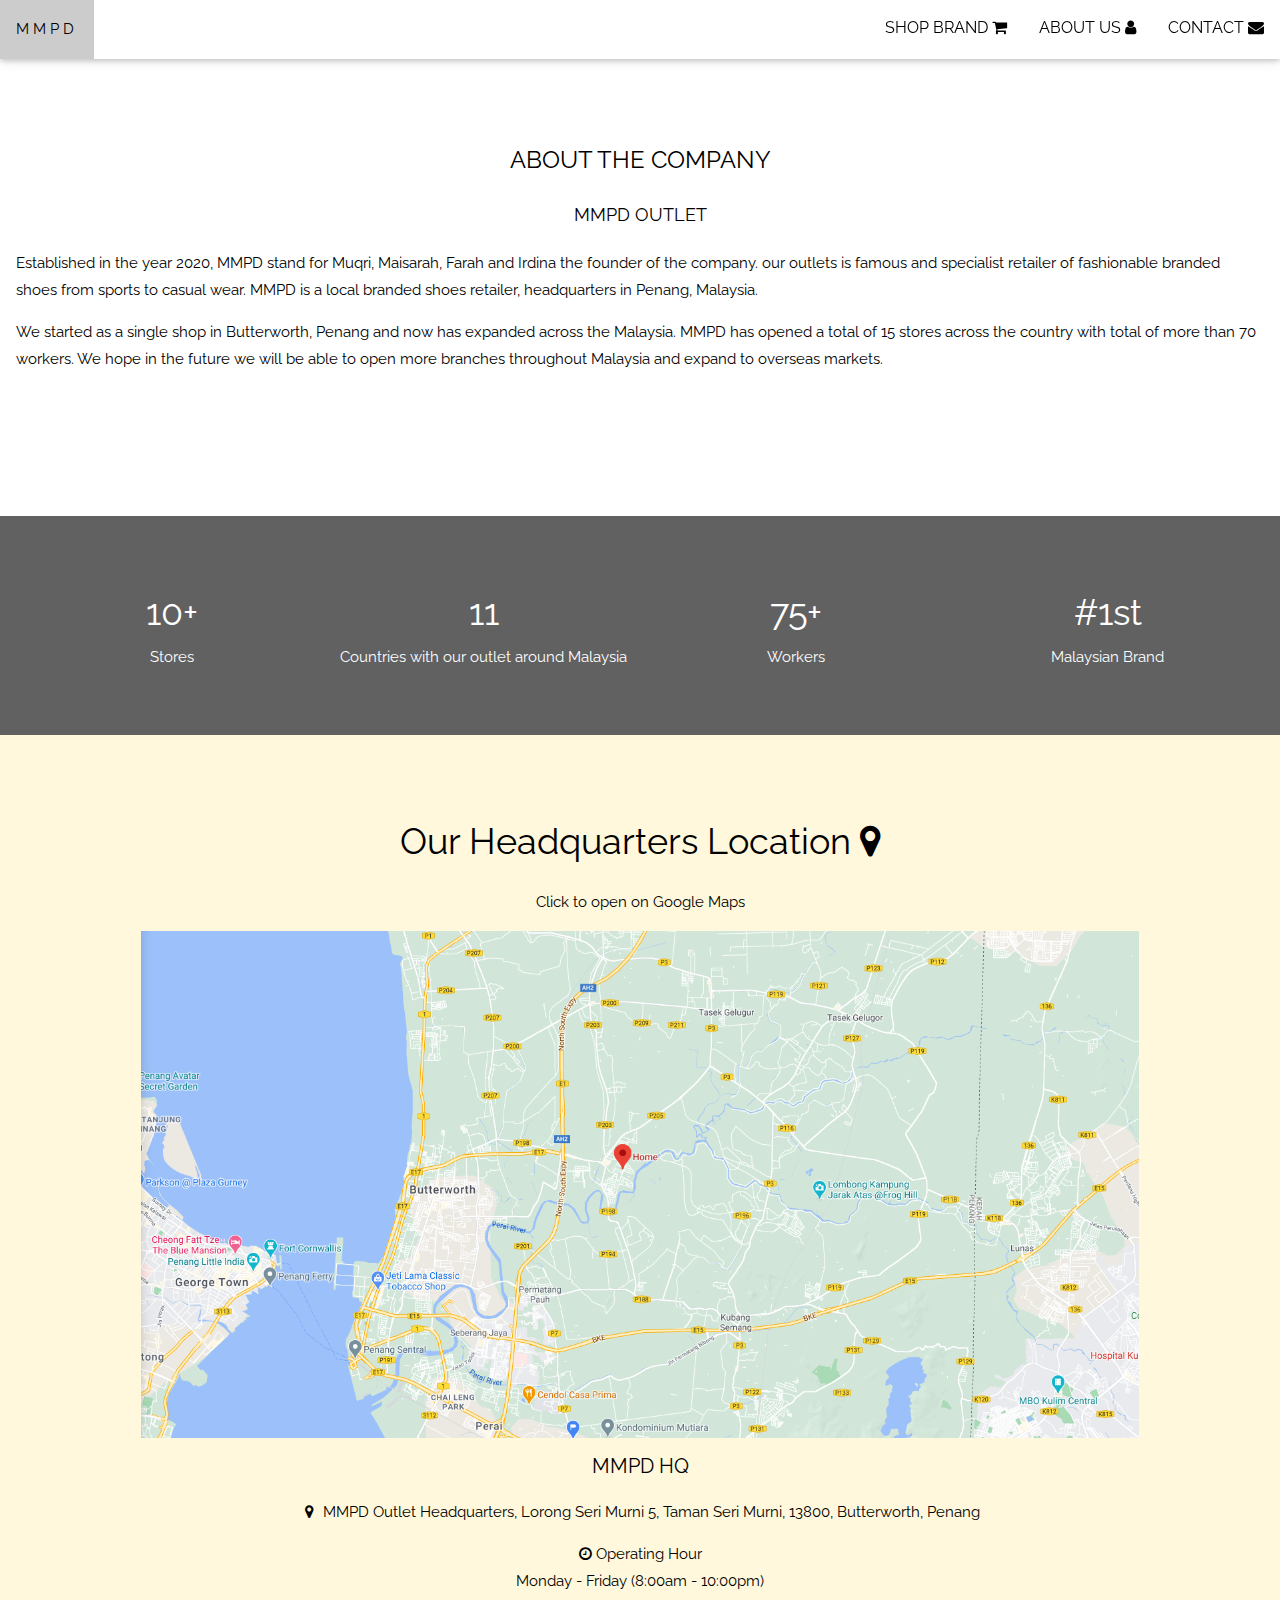
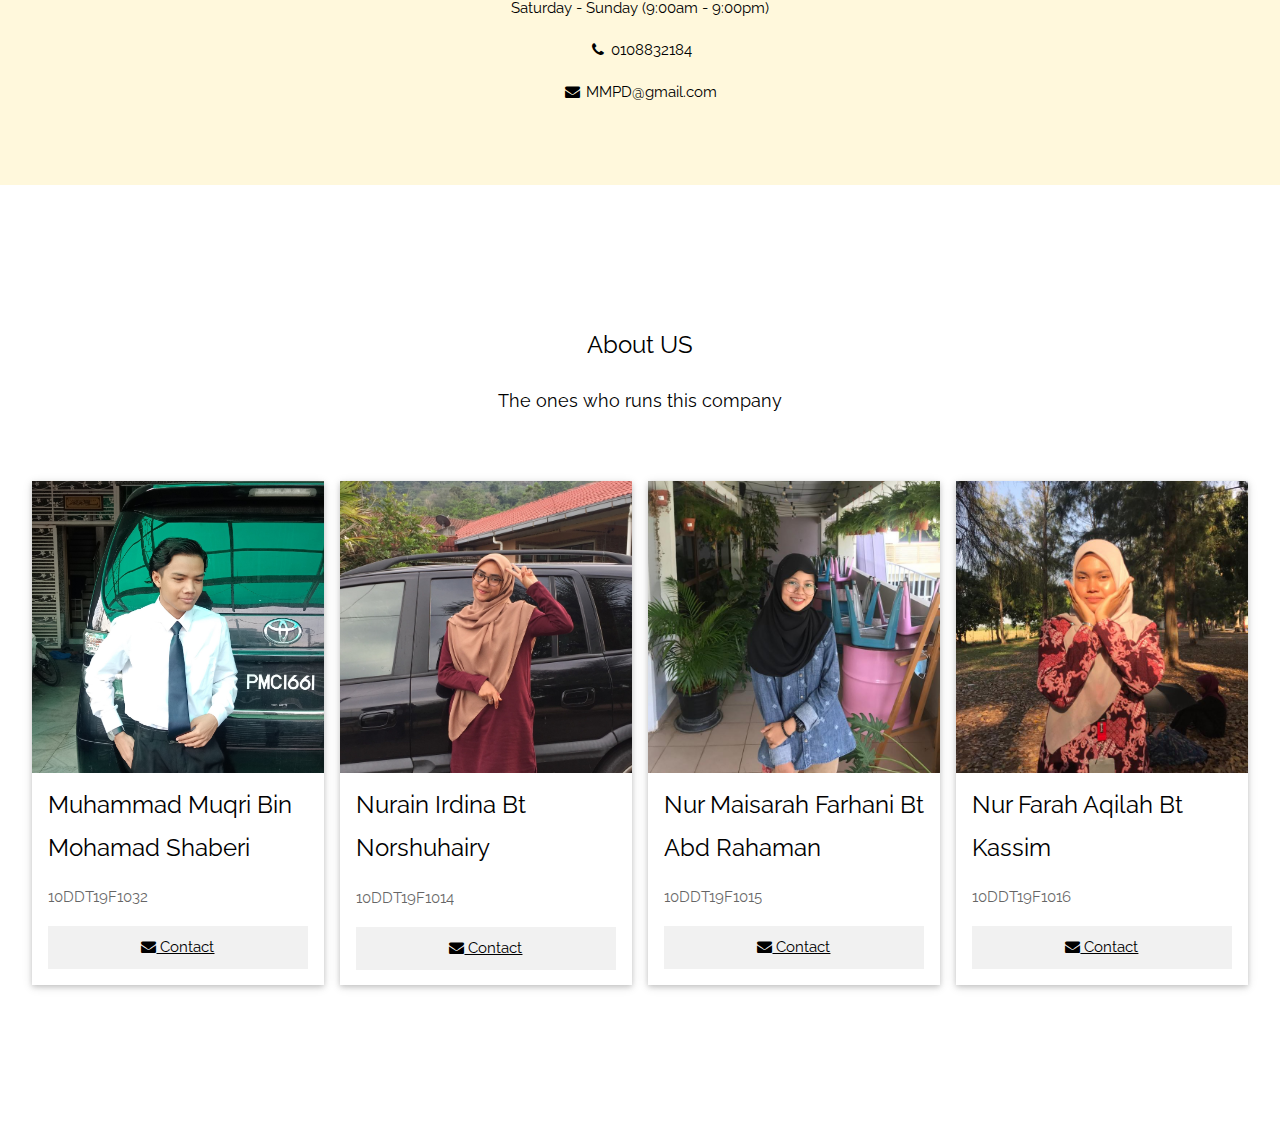
<file: aboutus.html>
<!DOCTYPE html>
<html>
<title>About Us</title>
<meta charset="UTF-8">
<meta name="viewport" content="width=device-width, initial-scale=1">
<link rel="stylesheet" href="https://www.w3schools.com/w3css/4/w3.css">
<link rel="stylesheet" href="https://fonts.googleapis.com/css?family=Raleway">
<link rel="stylesheet" href="https://cdnjs.cloudflare.com/ajax/libs/font-awesome/4.7.0/css/font-awesome.min.css">

<head>
<style type="text/css">
body,h1,h2,h3,h4,h5,h6 {font-family: "Raleway", sans-serif}

body, html {
  height: 100%;
  line-height: 1.8;
}

.w3-bar .w3-button {
  padding: 16px;
}



<!-- css for dropdown button -->
.navbar {
  overflow: hidden;
  background-color: #FFEBCD;
}

.navbar a {
  float: right;
  font-size: 16px;
  color: black;
  text-align: center;
  padding: 14px 16px;
  text-decoration: none;
}

.dropdown {
  float: right;
  overflow: hidden;
}

.dropdown .dropbtn {
  font-size: 16px;  
  border: none;
  outline: none;
  color: black;
  padding: 14px 16px;
  background-color: inherit;
  font-family: inherit;
  margin: 0;
}

.navbar a:hover, .dropdown:hover .dropbtn {
  background-color: #CD5C5C;
}

.dropdown-content {
  display: none;
  position: absolute;
  background-color: #f9f9f9;
  min-width: 160px;
  box-shadow: 0px 8px 16px 0px rgba(0,0,0,0.2);
  z-index: 1;
}

.dropdown-content a {
  float: none;
  color: black;
  padding: 12px 16px;
  text-decoration: none;
  display: block;
  text-align: left;
}

.dropdown-content a:hover {
  background-color: #ddd;
}

.dropdown:hover .dropdown-content {
  display: block;
}



</style>


</head>	
	
	
	
<body>

<!-- Navbar (sit on top) -->
<div class="w3-top">
  <div class="w3-bar w3-white w3-card" id="myNavbar">
    <a href="index.html" class="w3-bar-item w3-button w3-wide">MMPD</a>
	
    <!-- Right-sided navbar links -->
<div class="navbar">
  <a href="ContactUs.html">CONTACT <i class="fa fa-envelope"></i></a>
  <a href="aboutus.html">ABOUT US <i class="fa fa-user"></i></a>
  <div class="dropdown">
    <button class="dropbtn">SHOP BRAND 
      <i class="fa fa-shopping-cart"></i>
    </button>
    <div class="dropdown-content">
      <a href="adidas.html">Adidas <i class="fa fa-cart-plus"></i></a>
      <a href="Converse.html">Converse <i class="fa fa-cart-plus"></i></a>
      <a href="nike.html">Nike <i class="fa fa-cart-plus"></i></a>
	  <a href="VANS.html">Vans <i class="fa fa-cart-plus"></i></a>
    </div>
  </div> 
</div>
  </div>
</div>

<!-- About Section -->
<div class="w3-container" style="padding:128px 16px" id="about">
  <h3 class="w3-center">ABOUT THE COMPANY</h3>
  <p class="w3-center w3-large">MMPD OUTLET</p>
    
	<p>Established in the year 2020, MMPD stand for Muqri, Maisarah, Farah and Irdina the founder of the company.
	 our outlets is famous and specialist retailer of fashionable branded shoes from sports to casual wear. 
	 MMPD is a local branded shoes retailer, headquarters in Penang, Malaysia.</p>
	<p>We started as a single shop in Butterworth, Penang and now has expanded across the Malaysia. 
	MMPD has opened a total of 15 stores across the country with total of more than 70 workers. We hope in the future 
	we will be able to open more branches throughout Malaysia and expand to overseas markets.</p>
</div>

<!-- Promo Section "Statistics" -->
<div class="w3-container w3-row w3-center w3-dark-grey w3-padding-64">
  <div class="w3-quarter">
    <span class="w3-xxlarge">10+</span>
    <br>Stores
  </div>
  <div class="w3-quarter">
    <span class="w3-xxlarge">11</span>
    <br>Countries with our outlet around Malaysia
  </div>
  <div class="w3-quarter">
    <span class="w3-xxlarge">75+</span>
    <br>Workers
  </div>
  <div class="w3-quarter">
    <span class="w3-xxlarge">#1st</span>
    <br>Malaysian Brand
  </div>
</div>

<!--Map-->
<div class="w3-container w3-row w3-center w3-padding-64" style="background-color:#FFF8DC;">
<h1>Our Headquarters Location <i class="fa fa-map-marker"></i></h1>
<p>Click to open on Google Maps</p>
<a href="https://goo.gl/maps/kerFJCYNs69fJL4J9"><img src="images/location.png" alt="location" width="80%" height="auto"></a>

        <h4>MMPD HQ</h4>
        <p><i class="fa fa-fw fa-map-marker"></i> MMPD Outlet Headquarters, Lorong Seri Murni 5, Taman Seri Murni, 13800, Butterworth, Penang</p>
		<p><i class="fa fa-clock-o"></i> Operating Hour<br>
		Monday - Friday (8:00am - 10:00pm)<br>
		Saturday - Sunday (9:00am - 9:00pm)</p>
        <p><i class="fa fa-fw fa-phone"></i> 0108832184</p>
        <p><i class="fa fa-fw fa-envelope"></i> MMPD@gmail.com</p>
</div>


<!-- Team Section -->
<div class="w3-container" style="padding:128px 16px" id="team">
  <h3 class="w3-center">About US</h3>
  <p class="w3-center w3-large">The ones who runs this company</p>
  <div class="w3-row-padding " style="margin-top:64px">
    <div class="w3-col l3 m6 w3-margin-bottom">
      <div class="w3-card">
        <img src="images/muqri.jpg" alt="Muqri" style="width:100%">
        <div class="w3-container">
          <h3>Muhammad Muqri Bin Mohamad Shaberi</h3>
          <p class="w3-opacity">10DDT19F1032</p>
          <a href = "mailto: muqri1032@gmail.com"><p><button class="w3-button w3-light-grey w3-block"><i class="fa fa-envelope"></i> Contact</button></p></a>
        </div>
      </div>
    </div>
    <div class="w3-col l3 m6 w3-margin-bottom">
      <div class="w3-card">
        <img src="images/irdina.jpg" alt="Irdina" style="width:100%">
        <div class="w3-container">
          <h3>Nurain Irdina Bt Norshuhairy</h3>
          <p class="w3-opacity">10DDT19F1014</p>
           <a href = "mailto: nurainirdina1014@gmail.com"><p><button class="w3-button w3-light-grey w3-block"><i class="fa fa-envelope"></i> Contact</button></p></a>
        </div>
      </div>
    </div>
    <div class="w3-col l3 m6 w3-margin-bottom">
      <div class="w3-card">
        <img src="images/maisarah.jpeg" alt="Maisarah" style="width:100%">
        <div class="w3-container">
          <h3>Nur Maisarah Farhani Bt Abd Rahaman</h3>
          <p class="w3-opacity">10DDT19F1015</p>
           <a href = "mailto: nurmaisarahfarhani1015@gmail.com"><p><button class="w3-button w3-light-grey w3-block"><i class="fa fa-envelope"></i> Contact</button></p></a>
        </div>
      </div>
    </div>
    <div class="w3-col l3 m6 w3-margin-bottom">
      <div class="w3-card">
        <img src="images/farah.jpeg" alt="Farah" style="width:100%">
        <div class="w3-container">
          <h3>Nur Farah Aqilah Bt Kassim</h3>
          <p class="w3-opacity">10DDT19F1016</p>
           <a href = "mailto: nurfarahaqilah1016@gmail.com"><p><button class="w3-button w3-light-grey w3-block"><i class="fa fa-envelope"></i> Contact</button></p></a>
        </div>
      </div>
    </div>
  </div>
</div>


</body>
</html>
</file>
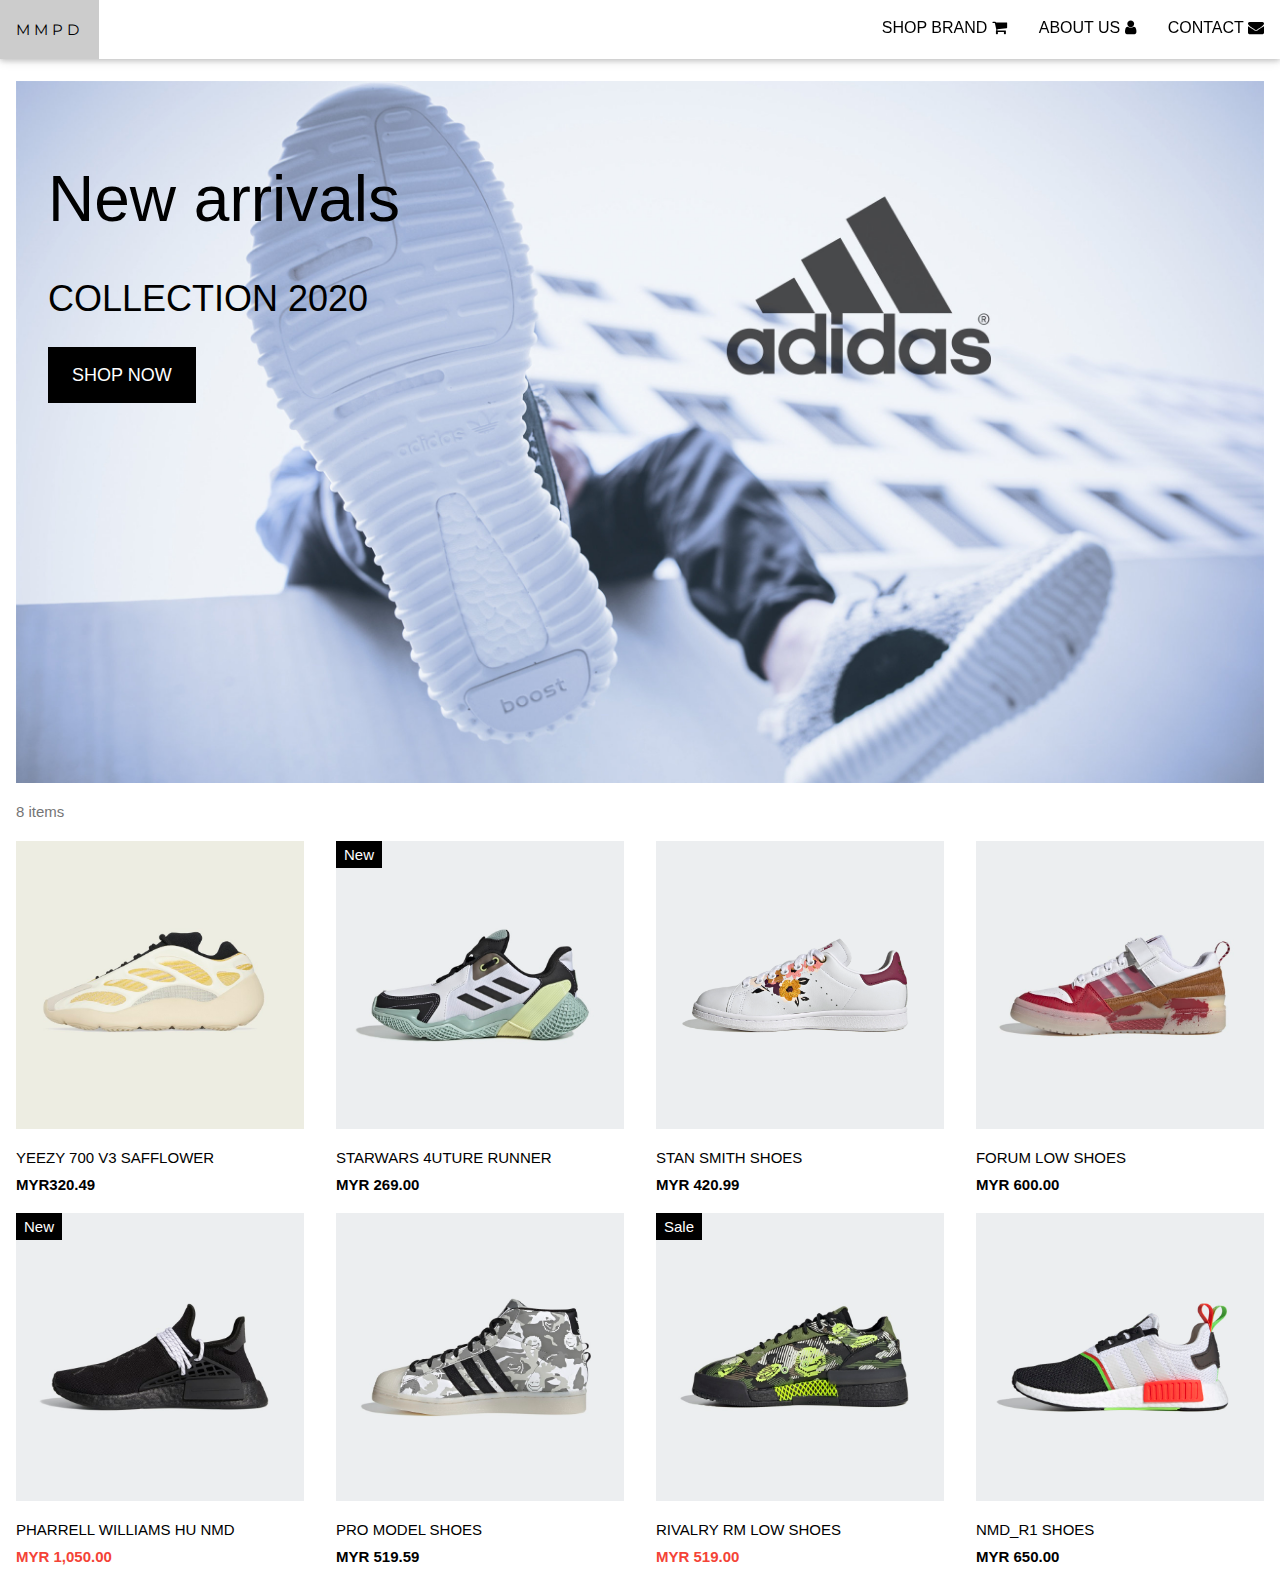
<file: adidas.html>
<!DOCTYPE html>
<html>
<title>Adidas</title>
<meta charset="UTF-8">
<meta name="viewport" content="width=device-width, initial-scale=1">
<link rel="stylesheet" href="https://www.w3schools.com/w3css/4/w3.css">
<link rel="stylesheet" href="https://fonts.googleapis.com/css?family=Roboto">
<link rel="stylesheet" href="https://fonts.googleapis.com/css?family=Montserrat">
<link rel="stylesheet" href="https://cdnjs.cloudflare.com/ajax/libs/font-awesome/4.7.0/css/font-awesome.min.css">
<style>
.w3-sidebar a {font-family: "Roboto", sans-serif}
body,h1,h2,h3,h4,h5,h6,.w3-wide {font-family: "Montserrat", sans-serif;}
body,h1,h2,h3,h4,h5,h6 {font-family: "Raleway", sans-serif}

body, html {
  height: 100%;
  line-height: 1.8;
}

/* Full height image header */
.bgimg-1 {
  background-position: center;
  background-size: cover;
  background-image: url("images/bg.jpg");
  min-height: 100%;
}

.w3-bar .w3-button {
  padding: 16px;
}

<!-- css for dropdown button -->
.navbar {
  overflow: hidden;
  background-color: #FFEBCD;
}

.navbar a {
  float: right;
  font-size: 16px;
  color: black;
  text-align: center;
  padding: 14px 16px;
  text-decoration: none;
}

.dropdown {
  float: right;
  overflow: hidden;
}

.dropdown .dropbtn {
  font-size: 16px;  
  border: none;
  outline: none;
  color: black;
  padding: 14px 16px;
  background-color: inherit;
  font-family: inherit;
  margin: 0;
}

.navbar a:hover, .dropdown:hover .dropbtn {
  background-color: #CD5C5C;
}

.dropdown-content {
  display: none;
  position: absolute;
  background-color: #f9f9f9;
  min-width: 160px;
  box-shadow: 0px 8px 16px 0px rgba(0,0,0,0.2);
  z-index: 1;
}

.dropdown-content a {
  float: none;
  color: black;
  padding: 12px 16px;
  text-decoration: none;
  display: block;
  text-align: left;
}

.dropdown-content a:hover {
  background-color: #ddd;
}

.dropdown:hover .dropdown-content {
  display: block;
}
</style>

<body>

<!-- Navbar (sit on top) -->
<div class="w3-top">
  <div class="w3-bar w3-white w3-card" id="myNavbar">
    <a href="index.html" class="w3-bar-item w3-button w3-wide">MMPD</a>
	
    <!-- Right-sided navbar links -->
<div class="navbar">
  <a href="ContactUs.html">CONTACT <i class="fa fa-envelope"></i></a>
  <a href="aboutus.html">ABOUT US <i class="fa fa-user"></i></a>
  <div class="dropdown">
    <button class="dropbtn">SHOP BRAND 
      <i class="fa fa-shopping-cart"></i>
    </button>
    <div class="dropdown-content">
      <a href="adidas.html">Adidas <i class="fa fa-cart-plus"></i></a>
      <a href="Converse.html">Converse <i class="fa fa-cart-plus"></i></a>
      <a href="nike.html">Nike <i class="fa fa-cart-plus"></i></a>
	  <a href="VANS.html">Vans <i class="fa fa-cart-plus"></i></a>
    </div>
  </div> 
</div>
  </div>
</div>

  <!-- Image header -->
  <div class="w3-display-container w3-container">
  <br><br><br>
    <img src="images/adidasbg2.jpg" alt="bgconverse" style="width:100%">
    <div class="w3-display-topleft w3-text-white" style="padding:24px 48px"><br><br><br><br>
      <h1 class="w3-jumbo w3-hide-small" style="color:black;">New arrivals</h1>
      <h1 class="w3-hide-large w3-hide-medium">New arrivals</h1>
      <h1 class="w3-hide-small" style="color:black;">COLLECTION 2020</h1>
      <p><a href="#shoe" class="w3-button w3-black w3-padding-large w3-large">SHOP NOW</a></p>
    </div>
  </div>

  <div class="w3-container w3-text-grey" id="shoe">
    <p>8 items</p>
  </div>

  <!-- Product grid -->
    <div class="w3-col l3 s6">
	
      <div class="w3-container">
        <div class="w3-display-container">
        <img src="images/adidas1.jpg" style="width:100%">
          <div class="w3-display-middle w3-display-hover">
            <a href="buynow.html"><button class="w3-button w3-black">Buy now <i class="fa fa-shopping-cart"></i></button></a>
          </div>
          </div>
        <p>YEEZY 700 V3 SAFFLOWER<br><b>MYR320.49</b></p>
      </div>
	  
      <div class="w3-container">
        <div class="w3-display-container">
        <img src="images/adidas2.jpg" style="width:100%">
		<span class="w3-tag w3-display-topleft">New</span>
          <div class="w3-display-middle w3-display-hover">
            <a href="buynow.html"><button class="w3-button w3-black">Buy now <i class="fa fa-shopping-cart"></i></button></a>
          </div>
          </div>
        <p>PHARRELL WILLIAMS HU NMD<br><b class="w3-text-red">MYR 1,050.00</b></p>
      </div>
    </div>

    <div class="w3-col l3 s6">
	
      <div class="w3-container">
        <div class="w3-display-container">
          <img src="images/adidas3.jpg" style="width:100%">
          <span class="w3-tag w3-display-topleft">New</span>
          <div class="w3-display-middle w3-display-hover">
            <a href="buynow.html"><button class="w3-button w3-black">Buy now <i class="fa fa-shopping-cart"></i></button></a>
          </div>
        </div>
        <p>STARWARS 4UTURE RUNNER<br><b>MYR 269.00</b></p>
      </div>
	  
      <div class="w3-container">
        <div class="w3-display-container">
        <img src="images/adidas4.jpg" style="width:100%">
          <div class="w3-display-middle w3-display-hover">
            <a href="buynow.html"> <button class="w3-button w3-black">Buy now <i class="fa fa-shopping-cart"></i></button></a>
          </div>
          </div>
        <p>PRO MODEL SHOES<br><b>MYR 519.59</b></p>
      </div>
	  
    </div>

    <div class="w3-col l3 s6">
      <div class="w3-container">
        <div class="w3-display-container">
        <img src="images/adidas5.jpg" style="width:100%">
          <div class="w3-display-middle w3-display-hover">
            <a href="buynow.html"><button class="w3-button w3-black">Buy now <i class="fa fa-shopping-cart"></i></button></a>
          </div>
          </div>
        <p>STAN SMITH SHOES<br><b>MYR 420.99</b></p>		
      </div>
	  
      <div class="w3-container">
        <div class="w3-display-container">
          <img src="images/adidas7.jpg" style="width:100%">
          <span class="w3-tag w3-display-topleft">Sale</span>
          <div class="w3-display-middle w3-display-hover">
            <a href="buynow.html"><button class="w3-button w3-black">Buy now <i class="fa fa-shopping-cart"></i></button></a>
          </div>
        </div>
        <p>RIVALRY RM LOW SHOES<br><b class="w3-text-red">MYR 519.00</b></p>
      </div>
    </div>

    <div class="w3-col l3 s6">
	
      <div class="w3-container">
        <div class="w3-display-container">
        <img src="images/adidas6.jpg" style="width:100%">
          <div class="w3-display-middle w3-display-hover">
            <a href="buynow.html"><button class="w3-button w3-black">Buy now <i class="fa fa-shopping-cart"></i></button></a>
          </div>
          </div>
        <p>FORUM LOW SHOES<br><b>MYR 600.00</b></p>
      </div>
	  
      <div class="w3-container">
        <div class="w3-display-container">
        <img src="images/adidas8.jpg" style="width:100%">
          <div class="w3-display-middle w3-display-hover">
            <a href="buynow.html"><button class="w3-button w3-black">Buy now <i class="fa fa-shopping-cart"></i></button></a>
          </div>
          </div>
        <p>NMD_R1 SHOES<br><b>MYR 650.00</b></p>
      </div>
    </div>



<script>




</script>

</body>
</html>
</file>
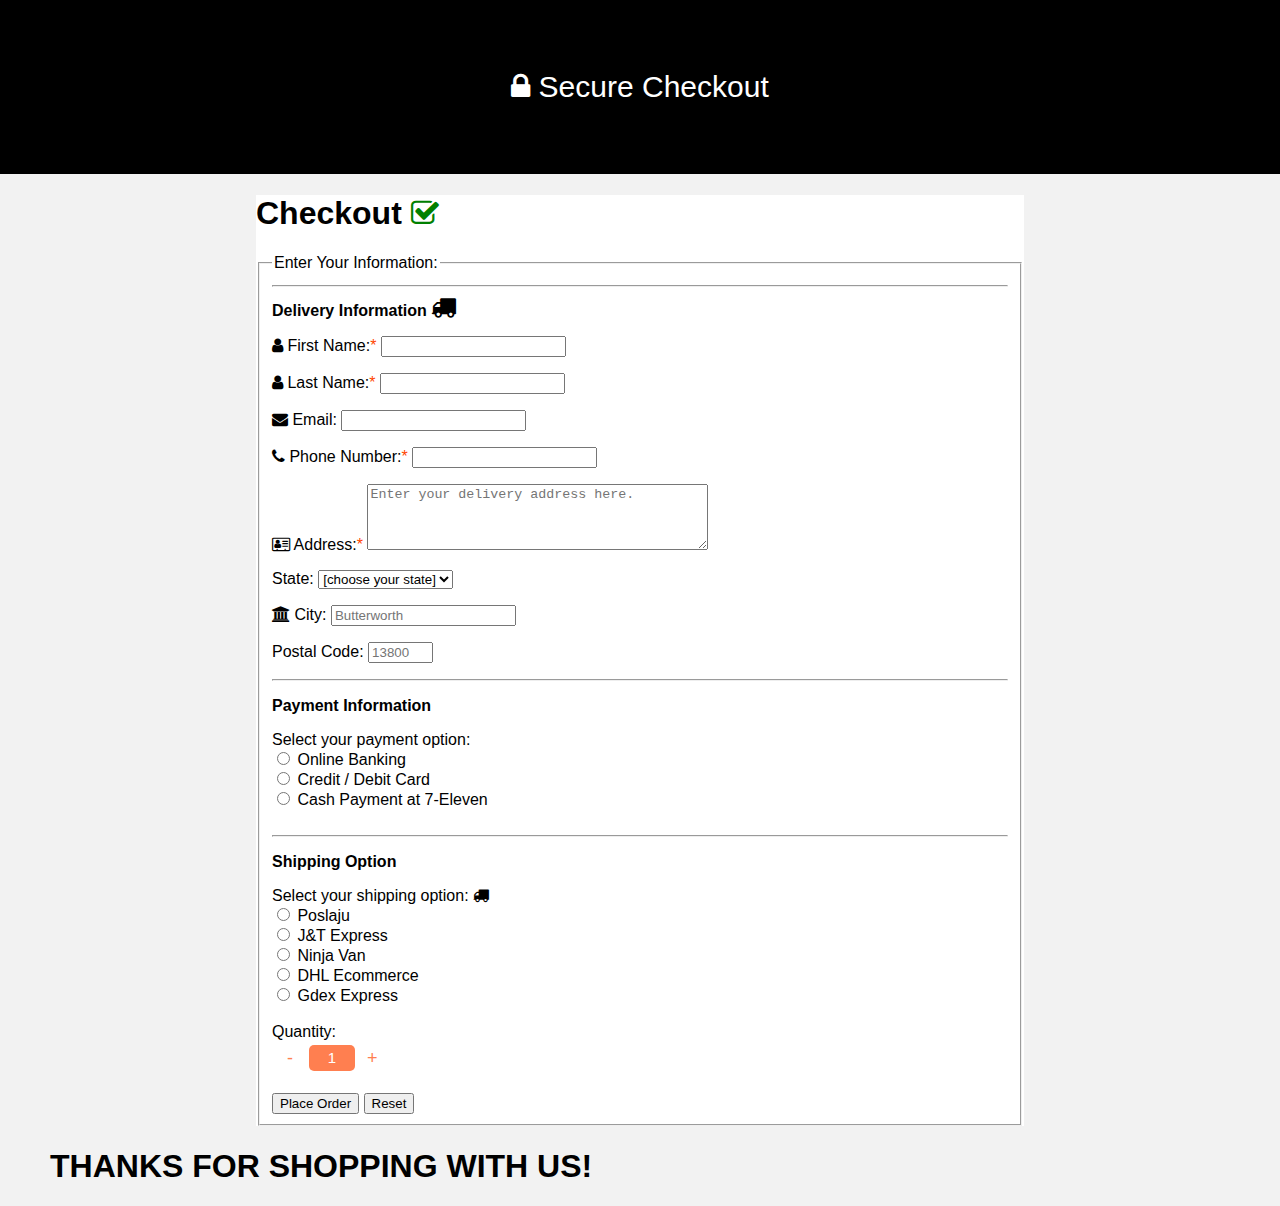
<file: buynow.html>
<!DOCTYPE html>
<html>
<head>
<title>Check Out</title>
<meta charset="UTF-8">
<meta name="viewport" content="width=device-width, initial-scale=1">
<link rel="stylesheet" href="https://cdnjs.cloudflare.com/ajax/libs/font-awesome/4.7.0/css/font-awesome.min.css">
<style>
body {
  font-family: Arial;
  margin: 0;
  background-color: #f2f2f2;
}

.header {
  padding: 40px;
  text-align: center;
  background: #000000;
  color: white;
  font-size: 30px;
}

.content {
  max-width: 60%;
  margin: auto;
  padding: auto;
  background-color: white ;
}

.textblue {
  color: blue;
  font-weight: bold;
}

.content .required{
    color: ORANGERED;
 }

.margin{
  margin-left: 50px;
}

 /* CSS for Product quantity counter */
 .counter {
   width:120px;
   display: flex;
   align-items: center;
   justify-content: center;
}
   
.up:hover, .down:hover {
   color: #010200;
}

#cntr {
   appearance:none;
   border: 0;
   background: coral;
   text-align: center;
   width:42px;
   line-height:24px;
   font-size:15px;
   border-radius:5px;
   color:white;
}

.up, .down {
   display:block;
   color:coral;
   font-size:18px;
   padding:0 7px;
   margin:5px;
   box-sizing:border-box;
   cursor:pointer;
   border-radius:20px;
   width:24px;
   line-height:24px;
   height:24px;
   user-select:none;
}
 
</style>


<script type = "text/javascript">
function validate()  
{  
var x=document.myform.email.value;  
var atposition=x.indexOf("@");  
var dotposition=x.lastIndexOf(".");  
if (atposition<1 || dotposition<atposition+2 || dotposition+2>=x.length){  
  alert("Please enter a valid e-mail address \n atpostion:"+atposition+"\n dotposition:"+dotposition);  
  return false;  
  }

if( document.myform.Country.value == "0" ) {
 alert( "Please select your state!" );
return false;
}

return( true );
}


function showhide() {
  var checkBox = document.getElementById("debit");
  var text = document.getElementById("paydebit");
  if (checkBox.checked == true){
    text.style.display = "block";
  } 
  else {
     text.style.display = "none";
  }
}

function showhide2() {
  var checkBox = document.getElementById("bank");
  var text = document.getElementById("paybank");
  if (checkBox.checked == true){
    text.style.display = "block";
  } 
  else {
     text.style.display = "none";
  }
}

// JS for product quantity counter
function increaseCount(e, el) {
  var input = el.previousElementSibling;
  var value = parseInt(input.value, 10);
  value = isNaN(value) ? 0 : value;
  value++;
  input.value = value;
}
function decreaseCount(e, el) {
  var input = el.nextElementSibling;
  var value = parseInt(input.value, 10);
  if (value > 1) {
    value = isNaN(value) ? 0 : value;
    value--;
    input.value = value;
  }
}

</script>
 </head>
 <body>
<div class="header">
  <p><i class="fa fa-lock"></i> Secure Checkout</p>
</div>


<div class="content">
<form name="myform"  method="post" action="#" onsubmit="return validate();">
 <h1>Checkout <i class="fa fa-check-square-o" style="font-size:30px; color:green;"></i></h1>
 
 <fieldset>
 
   <legend>Enter Your Information:</legend>
		 <hr>	  
<b>Delivery Information <i class="fa fa-truck" style="font-size:25px;"></i></b>   
	   <p>
	    <label><i class="fa fa-user"></i> First Name:<span class="required">*</span> <input type="text" name="name" size="20" maxlength="20" required></label><br/>
	   </p>   
    
	   <p>
	    <label><i class="fa fa-user"></i> Last Name:<span class="required">*</span> <input type="text" name="name" size="20" maxlength="20" required></label><br/>
       </p>
	
<i class="fa fa-envelope"></i> Email: <input type="text" name="email" maxlength="20"><br/>
	   
	   <p>
	    <label><i class="fa fa-phone"></i> Phone Number:<span class="required">*</span> <input type="text" id="phone" name="phone" required></label><br/>
	   </p>
	   


	
	   <p><i class="fa fa-address-card-o"></i> Address:<span class="required">*</span>
		<textarea rows="4" cols="40" id="comments" placeholder="Enter your delivery address here."></textarea>
		</p>

		
        <p>
State:
				<select name = "Country">
				<option value = "0" selected>[choose your state]</option>
				   <option value="1">Perlis</option>
				   <option value="2">Kedah</option>
				   <option value="3">Pulau Pinang</option>
				   <option value="4">Perak</option>
				   <option value="5">Selangor</option>
				   <option value="6">Kuala Lumpur</option>
				   <option value="7">Terengganu</option>
				   <option value="8">Kelantan</option>
				   <option value="9">Pahang</option>
				   <option value="10">Negeri Sembilan</option>
				   <option value="11">Johor</option>
				   <option value="12">Melaka</option>
				   <option value="13">Sabah</option>
				   <option value="14">Sarawak</option>
				   </select>
		</p>
		

	   <p>
	    <label><i class="fa fa-institution"></i> City: <input type="text" name="city" placeholder="Butterworth" required></label><br/>
		</P>		

	   <p>
	    <label>Postal Code: <input type="text" name="postcode" maxlength="5" size="5" placeholder="13800" required></label><br/>
		</P>
		 
		 <hr>
<p><b>Payment Information</b></p>
Select your payment option:<br>
  <input type="radio" name="payment" id="bank" value="bank" onclick="showhide2()"> Online Banking<br>
  <input type="radio" name="payment" id="debit" value="debit" onclick="showhide()"> Credit / Debit Card<br>
  <input type="radio" name="payment" value="7e"> Cash Payment at 7-Eleven<br>

<br>

<div id="paybank" style="display:none"><hr><div class="textblue">Online Banking</div>
<p>Select your bank <i class="fa fa-bank"></i></p>
        <p>
Bank Name:
				<select name = "bankname">
				   <option value = "0" selected>[Select your bank]</option>
				   <option value="1" onclick="showhide2()" id="Maybank">Maybank</option>
				   <option value="2" onclick="showhide2()" id="CIMB Bank">CIMB Bank</option>
				   <option value="3" onclick="showhide2()" id="Public Bank Berhad">Public Bank Berhad</option>
				   <option value="4" onclick="showhide2()" id="RHB Bank">RHB Bank</option>
				   <option value="5" onclick="showhide2()" id="Hong Leong Bank">Hong Leong Bank</option>
				   <option value="6" onclick="showhide2()" id="Ambank">AmBank</option>
				   <option value="7" onclick="showhide2()" id="UOB Malaysia Bank">UOB Malaysia Bank</option>
				   <option value="8" onclick="showhide2()" id="Bank Rakyat">Bank Rakyat</option>
				   <option value="9" onclick="showhide2()" id="OCBC Bank Malaysia">OCBC Bank Malaysia</option>
				   <option value="10" onclick="showhide2()" id="HSBC Bank Malaysia">HSBC Bank Malaysia</option>
				   <option value="11" onclick="showhide2()" id="Affin Bank">Affin Bank</option>
				   <option value="12" onclick="showhide2()" id="Bank Islam Malaysia">Bank Islam Malaysia</option>
				   <option value="13" onclick="showhide2()" id="Standard Chartered Bank Malaysia">Standard Chartered Bank Malaysia</option>
				   <button onclick="showhide2()">Replace document</button><option value="14">CitiBank Malaysia</option>
				   </select>
		</p>


</div>

<div id="paydebit" style="display:none"><hr><div class="textblue">Credit / Debit Card</div>
<p>Accepted Card Type:<br>
<i class="fa fa-cc-visa" style="font-size:30px;"></i>
<i class="fa fa-cc-mastercard" style="font-size:30px;"></i><br></p>
<p>Enter your card information</p>
<p><label for="cardname">Name on card: <input type="text" name="name" size="20" maxlength="20"></label></p>
<p><label for="cardname">Card Number: <input type="text" name="name" size="20" maxlength="20"></label></p>

<p><label for="cardname">Expiry Date: <input type="text" name="name" size="10" maxlength="10"></label></p>
<p><label for="cardname">CVV: <input type="text" name="name" size="3" maxlength="3"></label></p>
</div>




		 <hr>
<p><b>Shipping Option</b></p>
Select your shipping option: <i class="fa fa-truck"></i><br>
  <input type="radio" name="ship" value="pslj"> Poslaju<br>
  <input type="radio" name="ship" value="jnt"> J&T Express<br>
  <input type="radio" name="ship" value="njv"> Ninja Van<br>
  <input type="radio" name="ship" value="dhl"> DHL Ecommerce<br>
  <input type="radio" name="ship" value="gdex"> Gdex Express<br>


<br>
Quantity:
<div class="counter">
 <div class="down" onclick="decreaseCount(event, this)">-</div>
  <input type="text" id="cntr" value="1">
 <div class="up" onclick="increaseCount(event, this)">+</div>
</div>


         <br>
		 <input type="submit" value="Place Order"/>
		 <input type="reset" value="Reset"/>

	</fieldset>
	</form>
</div>

<h1 class="margin">THANKS FOR SHOPPING WITH US!</h1>

	
	</body>
	</html>
</file>
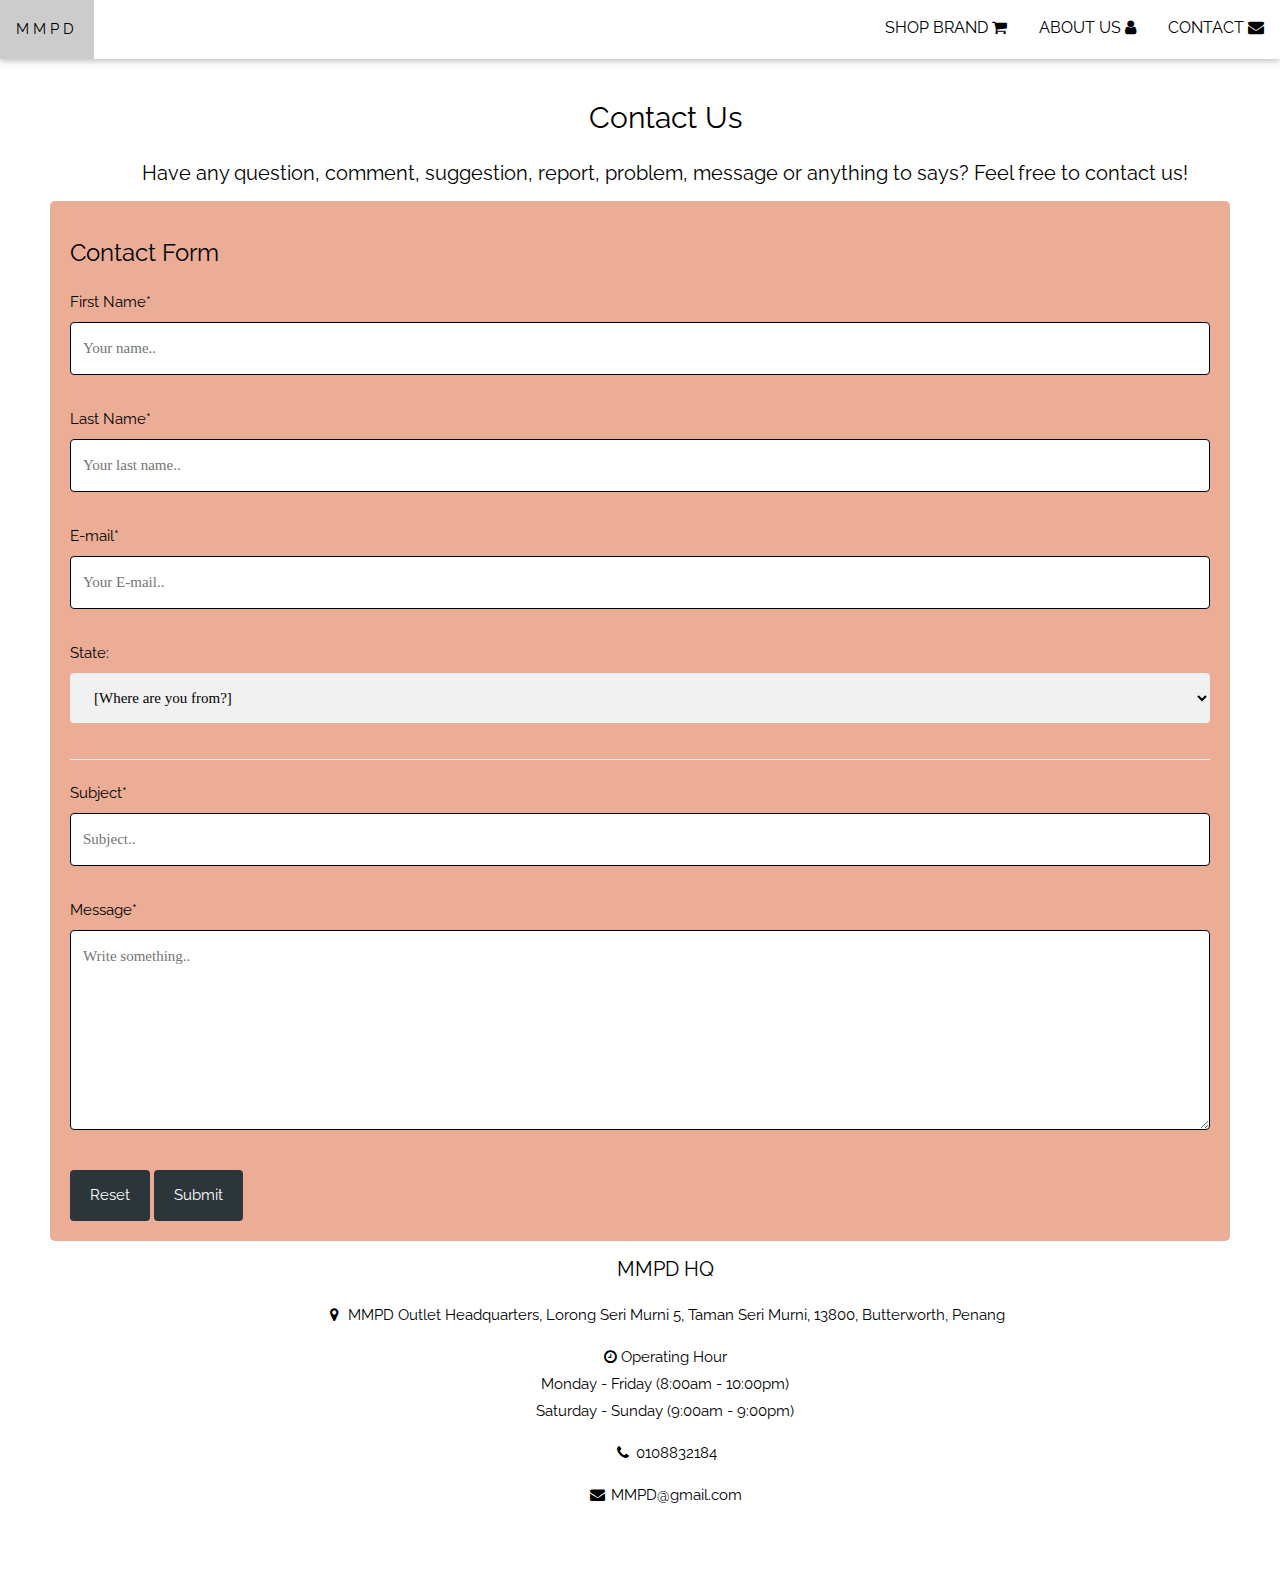
<file: ContactUs.html>
<!DOCTYPE html>
<html>
<head>
<meta charset="UTF-8">
<meta name="viewport" content="width=device-width, initial-scale=1">
<link rel="stylesheet" href="https://www.w3schools.com/w3css/4/w3.css">
<link rel="stylesheet" href="https://fonts.googleapis.com/css?family=Raleway">
<link rel="stylesheet" href="https://cdnjs.cloudflare.com/ajax/libs/font-awesome/4.7.0/css/font-awesome.min.css">
<style>

input[type=text], select, textarea {
  width: 100%;
  padding: 12px;
  border: 1px solid #000000;
  border-radius: 4px;
  box-sizing: border-box;
  margin-top: 6px;
  margin-bottom: 16px;
  resize: vertical;
  font-family: "Times New Roman";
}

input[type=submit] {
  background-color: #2C3539;
  color: white;
  padding: 12px 20px;
  border: none;
  border-radius: 4px;
  cursor: pointer;
}
input[type=reset] {
  background-color: #2C3539;
  color: white;
  padding: 12px 20px;
  border: none;
  border-radius: 4px;
  cursor: pointer;
}

input[type=submit]:hover {
  background-color: #000000;
}
input[type=reset]:hover {
  background-color: #000000;
}

.container {
  border-radius: 5px;
  background-color: #ebad96;
  padding: 20px;
    margin-left: 50px;
	margin-right:50px;
}

body,h1,h2,h3,h4,h5,h6 {font-family: "Raleway", sans-serif}

body, html {
  height: 100%;
  line-height: 1.8;
}

.w3-bar .w3-button {
  padding: 16px;
}



.margin{
  margin-left: 50px;
}

 /* CSS for dropdown button/navbar */
.navbar {
  overflow: hidden;
  background-color: #FFEBCD;
}

.navbar a {
  float: right;
  font-size: 16px;
  color: black;
  text-align: center;
  padding: 14px 16px;
  text-decoration: none;
}

.dropdown {
  float: right;
  overflow: hidden;
}

.dropdown .dropbtn {
  font-size: 16px;  
  border: none;
  outline: none;
  color: black;
  padding: 14px 16px;
  background-color: inherit;
  font-family: inherit;
  margin: 0;
}

.navbar a:hover, .dropdown:hover .dropbtn {
  background-color: #CD5C5C;
}

.dropdown-content {
  display: none;
  position: absolute;
  background-color: #f9f9f9;
  min-width: 160px;
  box-shadow: 0px 8px 16px 0px rgba(0,0,0,0.2);
  z-index: 1;
}

.dropdown-content a {
  float: none;
  color: black;
  padding: 12px 16px;
  text-decoration: none;
  display: block;
  text-align: left;
}

.dropdown-content a:hover {
  background-color: #ddd;
}

.dropdown:hover .dropdown-content {
  display: block;
}

 .myform  .required {
    color: ORANGERED;
 }

select {
  width: 100%;
  padding: 16px 20px;
  border: none;
  border-radius: 4px;
  background-color: #f1f1f1;
}
</style>
</style>
<script type = "text/javascript">
function validate()  
{  
var x=document.myform.email.value;  
var atposition=x.indexOf("@");  
var dotposition=x.lastIndexOf(".");  
if (atposition<1 || dotposition<atposition+2 || dotposition+2>=x.length){  
  alert("Please enter a valid e-mail address \n atpostion:""\n dotposition:");  
  return false;  
  }

if( document.myform.Country.value == "0" ) {
 alert( "Please select your state!" );
return false;
}

return( true );
}


// JS for product quantity counter
function increaseCount(e, el) {
  var input = el.previousElementSibling;
  var value = parseInt(input.value, 10);
  value = isNaN(value) ? 0 : value;
  value++;
  input.value = value;
}
function decreaseCount(e, el) {
  var input = el.nextElementSibling;
  var value = parseInt(input.value, 10);
  if (value > 1) {
    value = isNaN(value) ? 0 : value;
    value--;
    input.value = value;
  }
}

function validateForm() {
  var x = document.forms["myForm"]["fname"].value;
  if (x == "" || x == null) {
    alert("Name must be filled out");
    return false;
  }
}

</script>
</head>
<body>

<!-- Navbar (sit on top) -->
<div class="w3-top">
  <div class="w3-bar w3-white w3-card" id="myNavbar">
    <a href="index.html" class="w3-bar-item w3-button w3-wide">MMPD</a>
	
    <!-- Right-sided navbar links -->
<div class="navbar" style="background-color:white;">
  <a href="ContactUs.html">CONTACT <i class="fa fa-envelope"></i></a>
  <a href="aboutus.html">ABOUT US <i class="fa fa-user"></i></a>
  <div class="dropdown">
    <button class="dropbtn">SHOP BRAND 
      <i class="fa fa-shopping-cart"></i>
    </button>
    <div class="dropdown-content">
      <a href="adidas.html">Adidas <i class="fa fa-cart-plus"></i></a>
      <a href="Converse.html">Converse <i class="fa fa-cart-plus"></i></a>
      <a href="nike.html">Nike <i class="fa fa-cart-plus"></i></a>
	  <a href="VANS.html">Vans <i class="fa fa-cart-plus"></i></a>
    </div>
  </div> 
</div>
  </div>
</div>

<br><br><br>

<div class="margin" style="text-align:center;">
<h2>Contact Us</h2>
<h4>Have any question, comment, suggestion, report, problem, message or anything to says? Feel free to contact us!</h4>
</div>

<div class="container">
  <form name="myform"  method="post" action="http://www.example.com/" onsubmit="return validate();">
  
  <h3>Contact Form</h3><i style="font-size:30px; color:green;"></i></h1>
    <p>
    <label for="fname">First Name<span class="required">*</span>
	<input type="text" id="fname" name="firstname" size="20" maxlength="20" placeholder="Your name.."  required></label><br/>
	</p>

    <p>
    <label for="lname">Last Name<span class="required">*</span>
    <input type="text" id="lname" name="lastname" size="20" maxlength="20" placeholder="Your last name.." required></label><br/>
	</p>
	
	<p>
    <label for="email">E-mail<span class="required">*</span>
    <input type="text" id="email" name="email" size="30" maxlength="30" placeholder="Your E-mail.." required></label><br/>
	</p>

  <label for="state">State:</label>
				<select name = "Country">
				<option value = "0" selected>[Where are you from?]</option>
				   <option value="15">Wilayah Persekutuan Kuala Lumpur</option>
				   <option value="16">Wilayah Persekutuan Putrajaya</option>
				   <option value="17">Wilayah Persekutuan Labuan</option>
				   <option value="1">Perlis</option>
				   <option value="2">Kedah</option>
				   <option value="3">Pulau Pinang</option>
				   <option value="4">Perak</option>
				   <option value="5">Selangor</option>
				   <option value="6">Kuala Lumpur</option>
				   <option value="7">Terengganu</option>
				   <option value="8">Kelantan</option>
				   <option value="9">Pahang</option>
				   <option value="10">Negeri Sembilan</option>
				   <option value="11">Johor</option>
				   <option value="12">Melaka</option>
				   <option value="13">Sabah</option>
				   <option value="14">Sarawak</option>
				   </select>

<hr>

    <p>
    <label for="subject">Subject<span class="required">*</span>
    <input type="text" id="subject" name="subject" size="50" maxlength="50" placeholder="Subject.." required></label><br/>
	</p>
	
	<p>
    <label for="subject">Message<span class="required">*</span>
    <textarea id="subject" name="subject" placeholder="Write something.." style="height:200px"></textarea></label><br/>
	</p>

	    <input type="reset" value="Reset">
        <input type="submit" value="Submit">
  </form>
</div>

<div class="margin" style="text-align:center;">
        <h4>MMPD HQ</h4>
        <p><i class="fa fa-fw fa-map-marker"></i> MMPD Outlet Headquarters, Lorong Seri Murni 5, Taman Seri Murni, 13800, Butterworth, Penang</p>
		<p><i class="fa fa-clock-o"></i> Operating Hour<br>
		Monday - Friday (8:00am - 10:00pm)<br>
		Saturday - Sunday (9:00am - 9:00pm)</p>
        <p><i class="fa fa-fw fa-phone"></i> 0108832184</p>
        <p><i class="fa fa-fw fa-envelope"></i> MMPD@gmail.com</p>
</div>
<br><br>
</body>
</html>
</file>
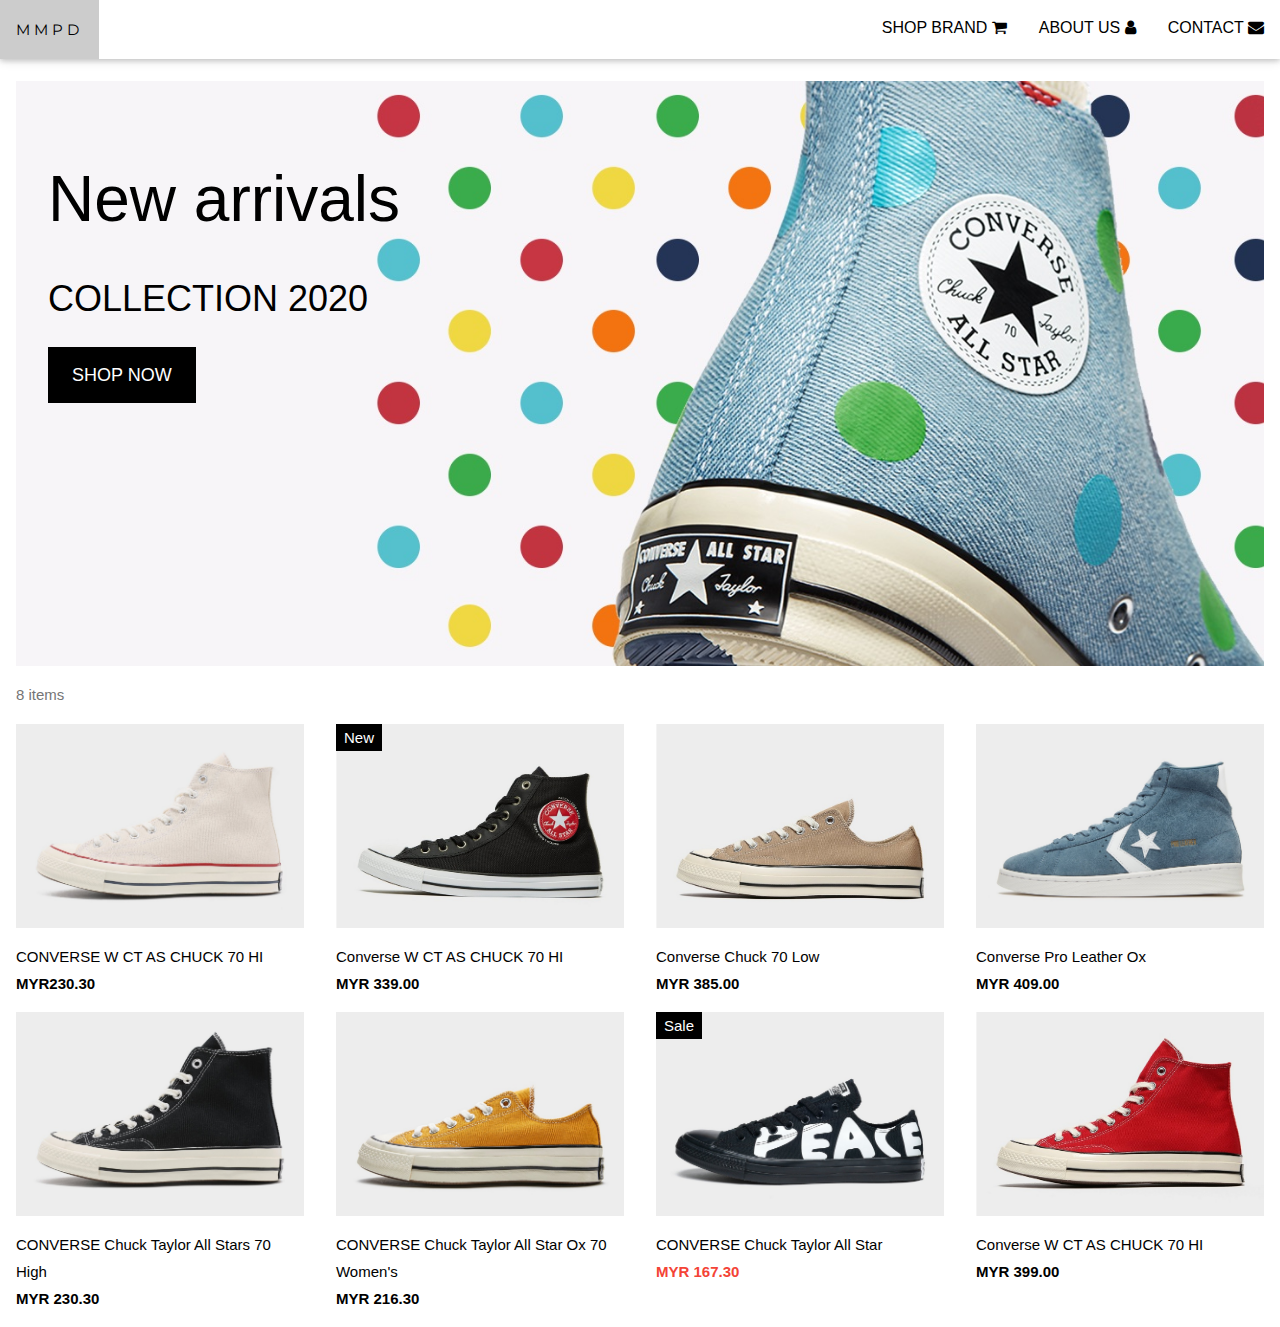
<file: Converse.html>
<!DOCTYPE html>
<html>
<title>Converse</title>
<meta charset="UTF-8">
<meta name="viewport" content="width=device-width, initial-scale=1">
<link rel="stylesheet" href="https://www.w3schools.com/w3css/4/w3.css">
<link rel="stylesheet" href="https://fonts.googleapis.com/css?family=Roboto">
<link rel="stylesheet" href="https://fonts.googleapis.com/css?family=Montserrat">
<link rel="stylesheet" href="https://cdnjs.cloudflare.com/ajax/libs/font-awesome/4.7.0/css/font-awesome.min.css">
<style>
.w3-sidebar a {font-family: "Roboto", sans-serif}
body,h1,h2,h3,h4,h5,h6,.w3-wide {font-family: "Montserrat", sans-serif;}
body,h1,h2,h3,h4,h5,h6 {font-family: "Raleway", sans-serif}

body, html {
  height: 100%;
  line-height: 1.8;
}

/* Full height image header */
.bgimg-1 {
  background-position: center;
  background-size: cover;
  background-image: url("images/bg.jpg");
  min-height: 100%;
}

.w3-bar .w3-button {
  padding: 16px;
}

 /* CSS for dropdown button/navbar */
.navbar {
  overflow: hidden;
  background-color: #FFEBCD;
}

.navbar a {
  float: right;
  font-size: 16px;
  color: black;
  text-align: center;
  padding: 14px 16px;
  text-decoration: none;
}

.dropdown {
  float: right;
  overflow: hidden;
}

.dropdown .dropbtn {
  font-size: 16px;  
  border: none;
  outline: none;
  color: black;
  padding: 14px 16px;
  background-color: inherit;
  font-family: inherit;
  margin: 0;
}

.navbar a:hover, .dropdown:hover .dropbtn {
  background-color: #CD5C5C;
}

.dropdown-content {
  display: none;
  position: absolute;
  background-color: #f9f9f9;
  min-width: 160px;
  box-shadow: 0px 8px 16px 0px rgba(0,0,0,0.2);
  z-index: 1;
}

.dropdown-content a {
  float: none;
  color: black;
  padding: 12px 16px;
  text-decoration: none;
  display: block;
  text-align: left;
}

.dropdown-content a:hover {
  background-color: #ddd;
}

.dropdown:hover .dropdown-content {
  display: block;
}
</style>

<body>

<!-- Navbar (sit on top) -->
<div class="w3-top">
  <div class="w3-bar w3-white w3-card" id="myNavbar">
    <a href="index.html" class="w3-bar-item w3-button w3-wide">MMPD</a>
	
    <!-- Right-sided navbar links -->
<div class="navbar" style="background-color:white;">
  <a href="ContactUs.html">CONTACT <i class="fa fa-envelope"></i></a>
  <a href="aboutus.html">ABOUT US <i class="fa fa-user"></i></a>
  <div class="dropdown">
    <button class="dropbtn">SHOP BRAND 
      <i class="fa fa-shopping-cart"></i>
    </button>
    <div class="dropdown-content">
      <a href="adidas.html">Adidas <i class="fa fa-cart-plus"></i></a>
      <a href="Converse.html">Converse <i class="fa fa-cart-plus"></i></a>
      <a href="nike.html">Nike <i class="fa fa-cart-plus"></i></a>
	  <a href="VANS.html">Vans <i class="fa fa-cart-plus"></i></a>
    </div>
  </div> 
</div>
  </div>
</div>

  <!-- Image header -->
  <div class="w3-display-container w3-container">
  <br><br><br>
    <img src="images/bgcv.jpg" alt="bgconverse" style="width:100%">
    <div class="w3-display-topleft w3-text-white" style="padding:24px 48px"><br><br><br><br>
      <h1 class="w3-jumbo w3-hide-small" style="color:black;">New arrivals</h1>
      <h1 class="w3-hide-large w3-hide-medium">New arrivals</h1>
      <h1 class="w3-hide-small" style="color:black;">COLLECTION 2020</h1>
      <p><a href="#shoe" class="w3-button w3-black w3-padding-large w3-large">SHOP NOW</a></p>
    </div>
  </div>

  <div class="w3-container w3-text-grey" id="shoe">
    <p>8 items</p>
  </div>

  <!-- Product grid -->
    <div class="w3-col l3 s6">
	
      <div class="w3-container">
        <div class="w3-display-container">
        <img src="images/cv2.jpg" style="width:100%">
          <div class="w3-display-middle w3-display-hover">
            <a href="buynow.html"><button class="w3-button w3-black">Buy now <i class="fa fa-shopping-cart"></i></button></a>
          </div>
          </div>
        <p>CONVERSE W CT AS CHUCK 70 HI<br><b>MYR230.30</b></p>
      </div>
	  
      <div class="w3-container">
        <div class="w3-display-container">
        <img src="images/cv.jpg" style="width:100%">
          <div class="w3-display-middle w3-display-hover">
            <a href="buynow.html"><button class="w3-button w3-black">Buy now <i class="fa fa-shopping-cart"></i></button></a>
          </div>
          </div>
        <p>CONVERSE Chuck Taylor All Stars 70 High<br><b>MYR 230.30</b></p>
      </div>
    </div>

    <div class="w3-col l3 s6">
	
      <div class="w3-container">
        <div class="w3-display-container">
          <img src="images/cv6.jpg" style="width:100%">
          <span class="w3-tag w3-display-topleft">New</span>
          <div class="w3-display-middle w3-display-hover">
            <a href="buynow.html"><button class="w3-button w3-black">Buy now <i class="fa fa-shopping-cart"></i></button></a>
          </div>
        </div>
        <p>Converse W CT AS CHUCK 70 HI<br><b>MYR 339.00</b></p>
      </div>
	  
      <div class="w3-container">
        <div class="w3-display-container">
        <img src="images/cv10.jpg" style="width:100%">
          <div class="w3-display-middle w3-display-hover">
            <a href="buynow.html"><button class="w3-button w3-black">Buy now <i class="fa fa-shopping-cart"></i></button></a>
          </div>
          </div>
        <p>CONVERSE Chuck Taylor All Star Ox 70 Women's<br><b>MYR 216.30</b></p>
      </div>
	  
    </div>

    <div class="w3-col l3 s6">
      <div class="w3-container">
        <div class="w3-display-container">
        <img src="images/cv7.jpg" style="width:100%">
          <div class="w3-display-middle w3-display-hover">
            <a href="buynow.html"><button class="w3-button w3-black">Buy now <i class="fa fa-shopping-cart"></i></button></a>
          </div>
          </div>
        <p>Converse Chuck 70 Low<br><b>MYR 385.00</b></p>		
      </div>
	  
      <div class="w3-container">
        <div class="w3-display-container">
          <img src="images/cv3.jpg" style="width:100%">
          <span class="w3-tag w3-display-topleft">Sale</span>
          <div class="w3-display-middle w3-display-hover">
            <a href="buynow.html"><button class="w3-button w3-black">Buy now <i class="fa fa-shopping-cart"></i></button></a>
          </div>
        </div>
        <p>CONVERSE Chuck Taylor All Star<br><b class="w3-text-red">MYR 167.30</b></p>
      </div>
    </div>

    <div class="w3-col l3 s6">
	
      <div class="w3-container">
        <div class="w3-display-container">
        <img src="images/cv8.jpg" style="width:100%">
          <div class="w3-display-middle w3-display-hover">
            <a href="buynow.html"><button class="w3-button w3-black">Buy now <i class="fa fa-shopping-cart"></i></button></a>
          </div>
          </div>
        <p>Converse Pro Leather Ox<br><b>MYR 409.00</b></p>
      </div>
	  
      <div class="w3-container">
        <div class="w3-display-container">
        <img src="images/cv9.jpg" style="width:100%">
          <div class="w3-display-middle w3-display-hover">
            <a href="buynow.html"><button class="w3-button w3-black">Buy now <i class="fa fa-shopping-cart"></i></button></a>
          </div>
          </div>
        <p>Converse W CT AS CHUCK 70 HI<br><b>MYR 399.00</b></p>
      </div>
    </div>
  </div>
  
<script>

</script>

</body>
</html>
</file>
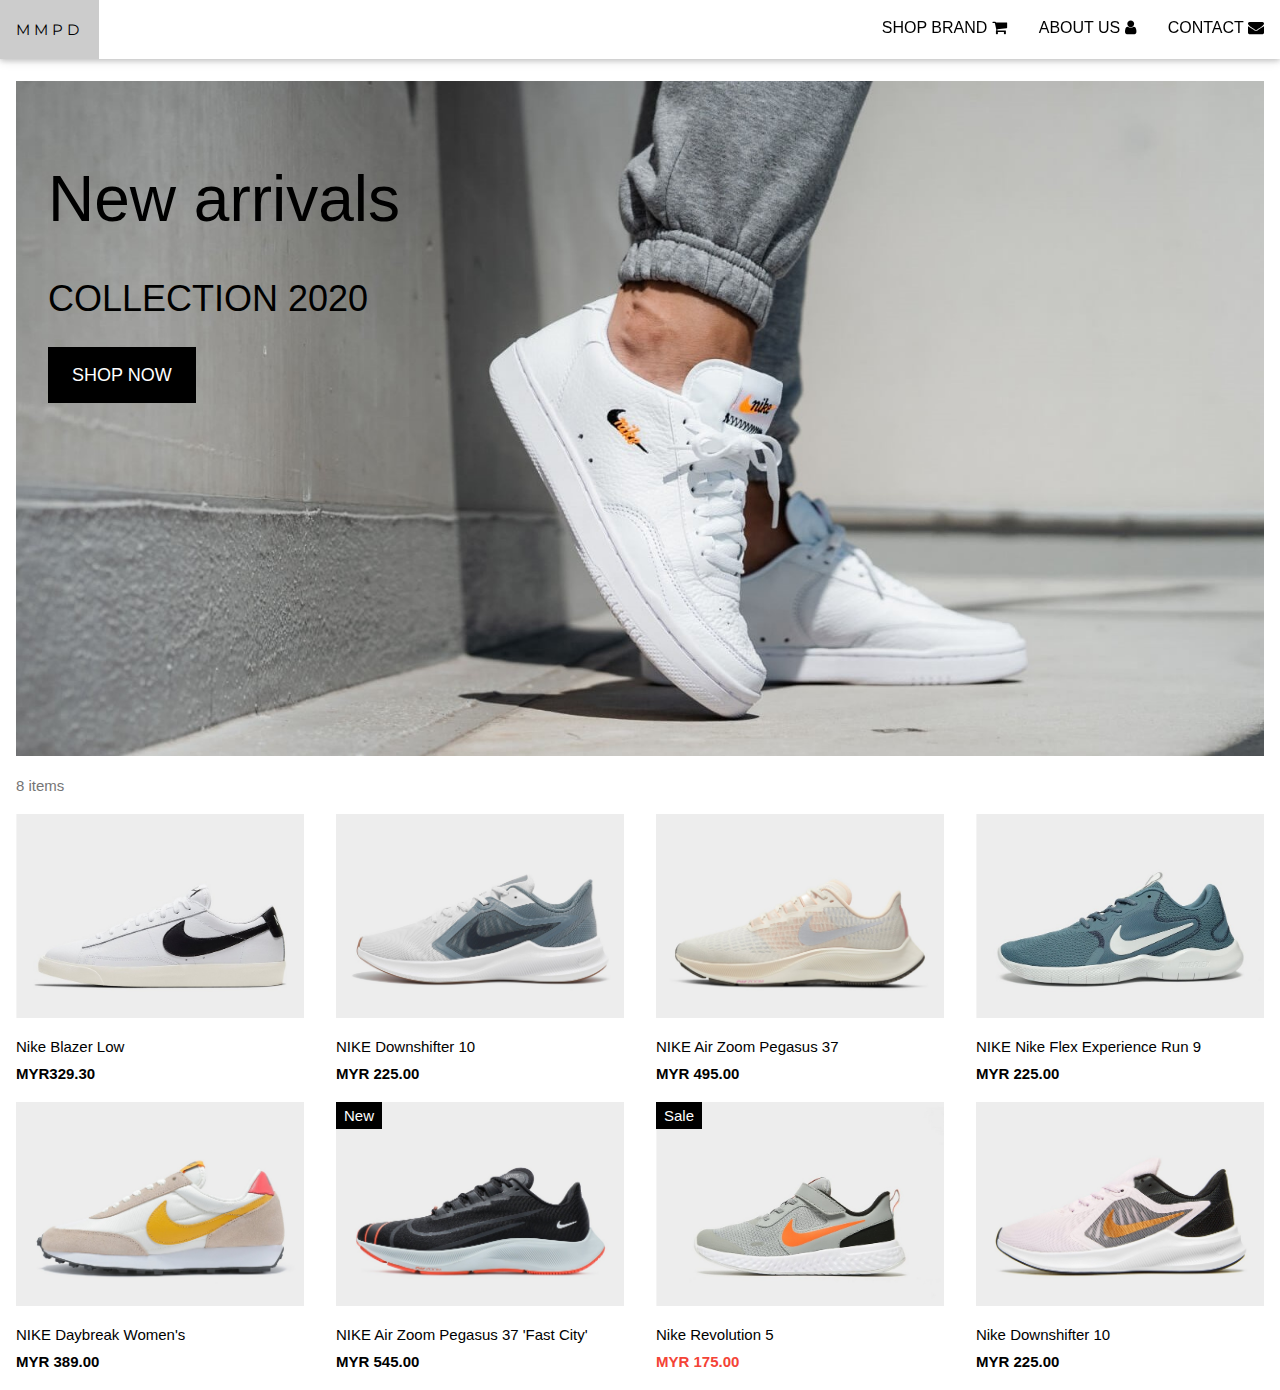
<file: nike.html>
<!DOCTYPE html>
<html>
<title>Nike</title>
<meta charset="UTF-8">
<meta name="viewport" content="width=device-width, initial-scale=1">
<link rel="stylesheet" href="https://www.w3schools.com/w3css/4/w3.css">
<link rel="stylesheet" href="https://fonts.googleapis.com/css?family=Roboto">
<link rel="stylesheet" href="https://fonts.googleapis.com/css?family=Montserrat">
<link rel="stylesheet" href="https://cdnjs.cloudflare.com/ajax/libs/font-awesome/4.7.0/css/font-awesome.min.css">
<style>
.w3-sidebar a {font-family: "Roboto", sans-serif}
body,h1,h2,h3,h4,h5,h6,.w3-wide {font-family: "Montserrat", sans-serif;}
body,h1,h2,h3,h4,h5,h6 {font-family: "Raleway", sans-serif}

body, html {
  height: 100%;
  line-height: 1.8;
}

/* Full height image header */
.bgimg-1 {
  background-position: center;
  background-size: cover;
  background-image: url("images/bg.jpg");
  min-height: 100%;
}

.w3-bar .w3-button {
  padding: 16px;
}

<!-- css for dropdown button -->
.navbar {
  overflow: hidden;
  background-color: #FFEBCD;
}

.navbar a {
  float: right;
  font-size: 16px;
  color: black;
  text-align: center;
  padding: 14px 16px;
  text-decoration: none;
}

.dropdown {
  float: right;
  overflow: hidden;
}

.dropdown .dropbtn {
  font-size: 16px;  
  border: none;
  outline: none;
  color: black;
  padding: 14px 16px;
  background-color: inherit;
  font-family: inherit;
  margin: 0;
}

.navbar a:hover, .dropdown:hover .dropbtn {
  background-color: #CD5C5C;
}

.dropdown-content {
  display: none;
  position: absolute;
  background-color: #f9f9f9;
  min-width: 160px;
  box-shadow: 0px 8px 16px 0px rgba(0,0,0,0.2);
  z-index: 1;
}

.dropdown-content a {
  float: none;
  color: black;
  padding: 12px 16px;
  text-decoration: none;
  display: block;
  text-align: left;
}

.dropdown-content a:hover {
  background-color: #ddd;
}

.dropdown:hover .dropdown-content {
  display: block;
}
</style>




<body>

<!-- Navbar (sit on top) -->
<div class="w3-top">
  <div class="w3-bar w3-white w3-card" id="myNavbar">
    <a href="index.html" class="w3-bar-item w3-button w3-wide">MMPD</a>
	
    <!-- Right-sided navbar links -->
<div class="navbar">
  <a href="ContactUs.html">CONTACT <i class="fa fa-envelope"></i></a>
  <a href="aboutus.html">ABOUT US <i class="fa fa-user"></i></a>
  <div class="dropdown">
    <button class="dropbtn">SHOP BRAND 
      <i class="fa fa-shopping-cart"></i>
    </button>
    <div class="dropdown-content">
      <a href="adidas.html">Adidas <i class="fa fa-cart-plus"></i></a>
      <a href="Converse.html">Converse <i class="fa fa-cart-plus"></i></a>
      <a href="nike.html">Nike <i class="fa fa-cart-plus"></i></a>
	  <a href="VANS.html">Vans <i class="fa fa-cart-plus"></i></a>
    </div>
  </div> 
</div>
  </div>
</div>

  <!-- Image header -->
  <div class="w3-display-container w3-container">
  <br><br><br>
    <img src="images/nkbg.jpg" alt="bgconverse" style="width:100%">
    <div class="w3-display-topleft w3-text-white" style="padding:24px 48px"><br><br><br><br>
      <h1 class="w3-jumbo w3-hide-small" style="color:black;">New arrivals</h1>
      <h1 class="w3-hide-large w3-hide-medium">New arrivals</h1>
      <h1 class="w3-hide-small" style="color:black;">COLLECTION 2020</h1>
      <p><a href="#shoe" class="w3-button w3-black w3-padding-large w3-large">SHOP NOW</a></p>
    </div>
  </div>

  <div class="w3-container w3-text-grey" id="shoe">
    <p>8 items</p>
  </div>

  <!-- Product grid -->
    <div class="w3-col l3 s6">
	
      <div class="w3-container">
        <div class="w3-display-container">
        <img src="images/nk4.jpg" style="width:100%">
          <div class="w3-display-middle w3-display-hover">
            <a href="buynow.html"><button class="w3-button w3-black">Buy now <i class="fa fa-shopping-cart"></i></button></a>
          </div>
          </div>
        <p>Nike Blazer Low<br><b>MYR329.30</b></p>
      </div>
	  
      <div class="w3-container">
        <div class="w3-display-container">
        <img src="images/nk5.jpg" style="width:100%">
          <div class="w3-display-middle w3-display-hover">
            <a href="buynow.html"><button class="w3-button w3-black">Buy now <i class="fa fa-shopping-cart"></i></button></a>
          </div>
          </div>
        <p>NIKE Daybreak Women's<br><b>MYR 389.00</b></p>
      </div>
    </div>

    <div class="w3-col l3 s6">
	
      <div class="w3-container">
        <div class="w3-display-container">
          <img src="images/nk.jpg" style="width:100%">
          <div class="w3-display-middle w3-display-hover">
            <a href="buynow.html"><button class="w3-button w3-black">Buy now <i class="fa fa-shopping-cart"></i></button></a>
          </div>
        </div>
        <p>NIKE Downshifter 10<br><b>MYR 225.00</b></p>
      </div>
	  
      <div class="w3-container">
        <div class="w3-display-container">
        <img src="images/nk3.jpg" style="width:100%">
          <span class="w3-tag w3-display-topleft">New</span>
          <div class="w3-display-middle w3-display-hover">
            <a href="buynow.html"><button class="w3-button w3-black">Buy now <i class="fa fa-shopping-cart"></i></button></a>
          </div>
          </div>
        <p>NIKE Air Zoom Pegasus 37 'Fast City'<br><b>MYR 545.00</b></p>
      </div>
	  
    </div>

    <div class="w3-col l3 s6">
      <div class="w3-container">
        <div class="w3-display-container">
        <img src="images/nk1.jpg" style="width:100%">
          <div class="w3-display-middle w3-display-hover">
            <button class="w3-button w3-black"><a href="buynow.html">Buy now <i class="fa fa-shopping-cart"></i></button></a>
          </div>
          </div>
        <p>NIKE Air Zoom Pegasus 37<br><b>MYR 495.00</b></p>		
      </div>
	  
      <div class="w3-container">
        <div class="w3-display-container">
          <img src="images/nk6.jpg" style="width:100%">
          <span class="w3-tag w3-display-topleft">Sale</span>
          <div class="w3-display-middle w3-display-hover">
            <a href="buynow.html"><button class="w3-button w3-black">Buy now <i class="fa fa-shopping-cart"></i></button></a>
          </div>
        </div>
        <p>Nike Revolution 5<br><b class="w3-text-red">MYR 175.00</b></p>
      </div>
    </div>

    <div class="w3-col l3 s6">
	
      <div class="w3-container">
        <div class="w3-display-container">
        <img src="images/nk2.jpg" style="width:100%">
          <div class="w3-display-middle w3-display-hover">
            <a href="buynow.html"><button class="w3-button w3-black">Buy now <i class="fa fa-shopping-cart"></i></button></a>
          </div>
          </div>
        <p>NIKE Nike Flex Experience Run 9<br><b>MYR 225.00</b></p>
      </div>
	  
      <div class="w3-container">
        <div class="w3-display-container">
        <img src="images/nk7.jpg" style="width:100%">
          <div class="w3-display-middle w3-display-hover">
            <a href="buynow.html"><button class="w3-button w3-black">Buy now <i class="fa fa-shopping-cart"></i></button></a>
          </div>
          </div>
        <p>Nike Downshifter 10<br><b>MYR 225.00</b></p>
      </div>
    </div>
  </div>
  
<script>

</script>

</body>
</html>
</file>
